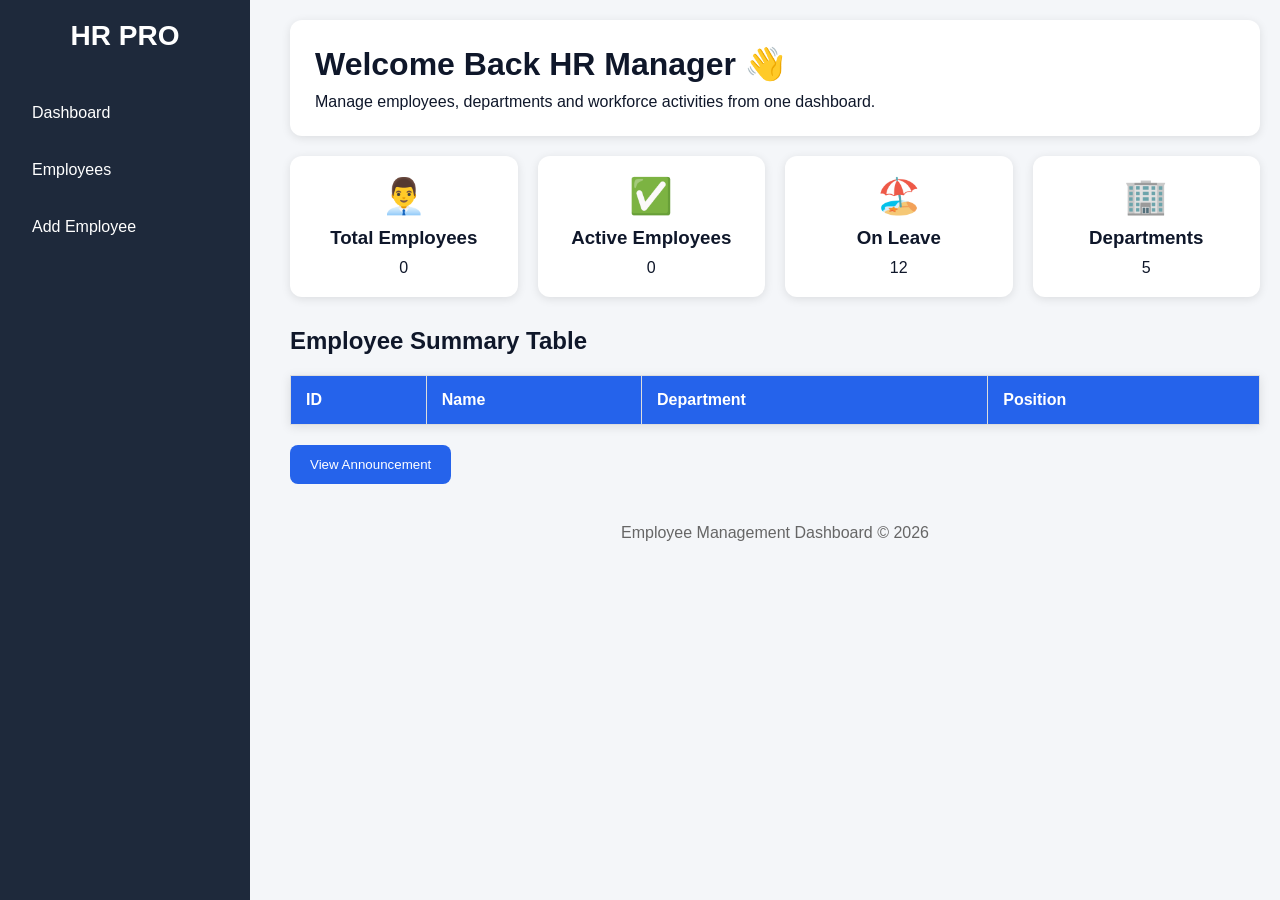
<file: index.html>
<!DOCTYPE html>
<html lang="en">
<head>
    <meta charset="UTF-8">
    <meta name="viewport" content="width=device-width, initial-scale=1.0">
    <title>Employee Management Dashboard</title>

    <link rel="stylesheet" href="style.css">
</head>
<body>

    <!-- Mobile Menu Button -->
    <button id="menuBtn" class="menu-btn">
        ☰
    </button>

    <!-- Sidebar -->
    <aside class="sidebar" id="sidebar">

        <div class="logo">
            HR PRO
        </div>

        <ul>

            <li>
                <a href="index.html">
                    Dashboard
                </a>
            </li>

            <li>
                <a href="employees.html">
                    Employees
                </a>
            </li>

            <li>
                <a href="add-employee.html">
                    Add Employee
                </a>
            </li>

        </ul>

    </aside>

    <!-- Main Content -->
    <main class="main-content">

        <!-- Welcome Section -->
        <div class="welcome">

            <h1>
                Welcome Back HR Manager 👋
            </h1>

            <p>
                Manage employees, departments and workforce activities from one dashboard.
            </p>

        </div>

        <!-- Dashboard Cards -->
        <div class="cards">

            <div class="card">

                <h2>👨‍💼</h2>

                <h3>Total Employees</h3>

                <p id="employeeCount">0</p>

            </div>

            <div class="card">

                <h2>✅</h2>

                <h3>Active Employees</h3>

                <p id="activeCount">0</p>

            </div>

            <div class="card">

                <h2>🏖️</h2>

                <h3>On Leave</h3>

                <p>12</p>

            </div>

            <div class="card">

                <h2>🏢</h2>

                <h3>Departments</h3>

                <p>5</p>

            </div>

        </div>

        <!-- Employee Table -->
        <section>

            <h2>
                Employee Summary Table
            </h2>

            <table>

                <thead>

                    <tr>

                        <th>ID</th>

                        <th>Name</th>

                        <th>Department</th>

                        <th>Position</th>

                    </tr>

                </thead>

                <tbody id="employeeTable">

                </tbody>

            </table>

        </section>

        <!-- Modal Button -->
        <button class="btn" id="openModal">

            View Announcement

        </button>

        <!-- Modal -->
        <div class="modal" id="modal">

            <div class="modal-content">

                <span class="close" id="closeModal">

                    &times;

                </span>

                <h2>
                    HR NOTICE
                </h2>

                <p>
                    All employees should update their records before June 30.
                </p>

            </div>

        </div>

        <footer>

            Employee Management Dashboard © 2026

        </footer>

    </main>

    <script src="script.js"></script>

</body>
</html>
</file>
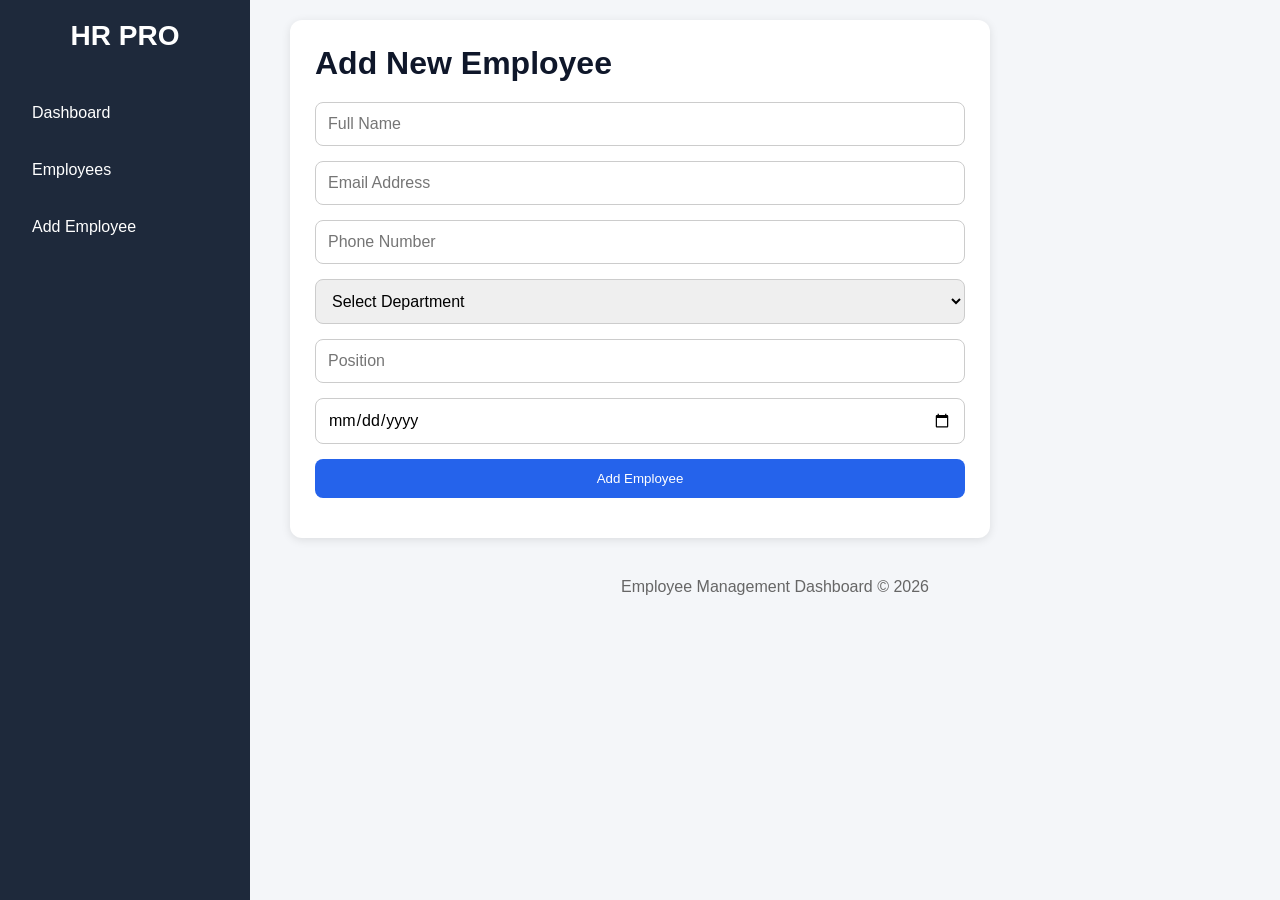
<file: add-employee.html>
<!DOCTYPE html>
<html lang="en">

<head>

    <meta charset="UTF-8">

    <meta name="viewport" content="width=device-width, initial-scale=1.0">

    <title>Add Employee</title>

    <link rel="stylesheet" href="style.css">

</head>

<body>

    <!-- Mobile Menu Button -->
    <button id="menuBtn" class="menu-btn">
        ☰
    </button>

    <!-- Sidebar -->
    <aside class="sidebar" id="sidebar">

        <div class="logo">
            HR PRO
        </div>

        <ul>

            <li>
                <a href="index.html">
                    Dashboard
                </a>
            </li>

            <li>
                <a href="employees.html">
                    Employees
                </a>
            </li>

            <li>
                <a href="add-employee.html">
                    Add Employee
                </a>
            </li>

        </ul>

    </aside>

    <!-- Main Content -->
    <main class="main-content">

        <div class="form-container">

            <h1>
                Add New Employee
            </h1>

            <form id="employeeForm">

                <input
                    type="text"
                    id="name"
                    placeholder="Full Name"
                    required>

                <input
                    type="email"
                    id="email"
                    placeholder="Email Address"
                    required>

                <input
                    type="tel"
                    id="phone"
                    placeholder="Phone Number"
                    required>

                <select id="department" required>

                    <option value="">
                        Select Department
                    </option>

                    <option>
                        IT
                    </option>

                    <option>
                        HR
                    </option>

                    <option>
                        Finance
                    </option>

                    <option>
                        Marketing
                    </option>

                    <option>
                        Operations
                    </option>

                </select>

                <input
                    type="text"
                    id="position"
                    placeholder="Position"
                    required>

                <input
                    type="date"
                    id="employmentDate"
                    required>

                <button type="submit">

                    Add Employee

                </button>

            </form>

            <p id="successMessage"></p>

        </div>

        <footer>

            Employee Management Dashboard © 2026

        </footer>

    </main>

    <script src="script.js"></script>

</body>

</html>
</file>
<file: style.css>
/* =========================
   GLOBAL STYLES
========================= */

*{
    margin:0;
    padding:0;
    box-sizing:border-box;
    font-family:Arial, Helvetica, sans-serif;
}

body{
    background:#f4f6f9;
    color:#0f172a;
}

/* =========================
   MOBILE MENU BUTTON
========================= */

.menu-btn{
    display:none;
    position:fixed;
    top:15px;
    left:15px;
    z-index:1001;
    background:#2563eb;
    color:white;
    border:none;
    padding:10px 15px;
    border-radius:8px;
    cursor:pointer;
    font-size:20px;
}

/* =========================
   SIDEBAR
========================= */

.sidebar{
    position:fixed;
    left:0;
    top:0;
    width:250px;
    height:100vh;
    background:#1e293b;
    padding:20px;
    color:white;
    transition:0.3s;
}

.logo{
    font-size:28px;
    font-weight:bold;
    margin-bottom:40px;
    text-align:center;
}

.sidebar ul{
    list-style:none;
}

.sidebar ul li{
    margin:15px 0;
}

.sidebar a{
    display:block;
    color:white;
    text-decoration:none;
    padding:12px;
    border-radius:8px;
    transition:0.3s;
}

.sidebar a:hover{
    background:#334155;
    padding-left:20px;
}

/* =========================
   MAIN CONTENT
========================= */

.main-content{
    margin-left:270px;
    padding:20px;
}

/* =========================
   WELCOME SECTION
========================= */

.welcome{
    background:white;
    padding:25px;
    border-radius:12px;
    margin-bottom:20px;
    box-shadow:0 2px 10px rgba(0,0,0,0.1);
}

.welcome h1{
    margin-bottom:10px;
}

/* =========================
   DASHBOARD CARDS
========================= */

.cards{
    display:flex;
    flex-wrap:wrap;
    gap:20px;
    margin-bottom:30px;
}

.card{
    flex:1;
    min-width:220px;
    background:white;
    padding:20px;
    border-radius:12px;
    text-align:center;
    box-shadow:0 2px 10px rgba(0,0,0,0.1);

    transition:0.4s;
    cursor:pointer;
}

.card:hover{
    transform:scale(1.05);
    box-shadow:0 15px 30px rgba(0,0,0,0.15);
}

.card h2{
    margin-bottom:10px;
    font-size:35px;
}

.card h3{
    margin-bottom:10px;
}

/* =========================
   TABLE
========================= */

table{
    width:100%;
    background:white;
    border-collapse:collapse;
    margin-top:20px;
    margin-bottom:20px;
    box-shadow:0 2px 10px rgba(0,0,0,0.1);
}

table th{
    background:#2563eb;
    color:white;
}

table th,
table td{
    padding:15px;
    border:1px solid #ddd;
    text-align:left;
}

/* =========================
   BUTTONS
========================= */

button,
.btn{
    background:#2563eb;
    color:white;
    border:none;
    padding:12px 20px;
    border-radius:8px;
    cursor:pointer;
    transition:0.3s;
}

button:hover,
.btn:hover{
    background:#1d4ed8;
    transform:translateY(-3px);
}

/* =========================
   MODAL
========================= */

.modal{
    display:none;
    position:fixed;
    top:0;
    left:0;
    width:100%;
    height:100%;
    justify-content:center;
    align-items:center;
    background:rgba(0,0,0,0.5);
}

.modal-content{
    background:white;
    width:400px;
    padding:30px;
    border-radius:12px;
    position:relative;
}

.close{
    position:absolute;
    top:10px;
    right:15px;
    cursor:pointer;
    font-size:25px;
}

/* =========================
   FORM
========================= */

.form-container{
    background:white;
    padding:25px;
    border-radius:12px;
    box-shadow:0 2px 10px rgba(0,0,0,0.1);
    max-width:700px;
}

.form-container h1{
    margin-bottom:20px;
}

form{
    display:flex;
    flex-direction:column;
    gap:15px;
}

input,
select{
    padding:12px;
    border:1px solid #ccc;
    border-radius:8px;
    font-size:16px;
}

input:focus,
select:focus{
    outline:none;
    border-color:#2563eb;
}

#successMessage{
    margin-top:15px;
    font-weight:bold;
    color:green;
}

/* =========================
   SEARCH BOX
========================= */

.search-box{
    width:100%;
    padding:12px;
    border-radius:8px;
    border:1px solid #ccc;
    margin:20px 0;
}

/* =========================
   EMPLOYEE GRID
========================= */

.employee-grid{
    display:grid;
    grid-template-columns:repeat(auto-fit,minmax(250px,1fr));
    gap:20px;
}

/* =========================
   EMPLOYEE CARD
========================= */

.employee-card{
    background:white;
    padding:20px;
    border-radius:12px;
    box-shadow:0 2px 10px rgba(0,0,0,0.1);

    transition:0.4s;
    cursor:pointer;
}

.employee-card:hover{
    transform:translateY(-10px);
    box-shadow:0 15px 30px rgba(0,0,0,0.15);
}

.employee-card h3{
    margin-bottom:10px;
}

.employee-card p{
    margin-bottom:8px;
}

/* =========================
   STATUS BADGES
========================= */

.active{
    background:#d1fae5;
    color:#065f46;
    padding:6px 12px;
    border-radius:20px;
    display:inline-block;
    margin-top:10px;
}

.leave{
    background:#fee2e2;
    color:#991b1b;
    padding:6px 12px;
    border-radius:20px;
    display:inline-block;
    margin-top:10px;
}

/* =========================
   ACTION BUTTONS
========================= */

.employee-card button{
    margin-top:10px;
    margin-right:5px;
}

/* =========================
   FOOTER
========================= */

footer{
    text-align:center;
    margin-top:40px;
    color:#666;
}

/* =========================
   RESPONSIVE DESIGN
========================= */

@media(max-width:768px){

    .menu-btn{
        display:block;
    }

    .sidebar{
        left:-260px;
        z-index:1000;
    }

    .sidebar.show{
        left:0;
    }

    .main-content{
        margin-left:0;
        margin-top:60px;
    }

    .cards{
        flex-direction:column;
    }

    table{
        display:block;
        overflow-x:auto;
    }
}
</file>
